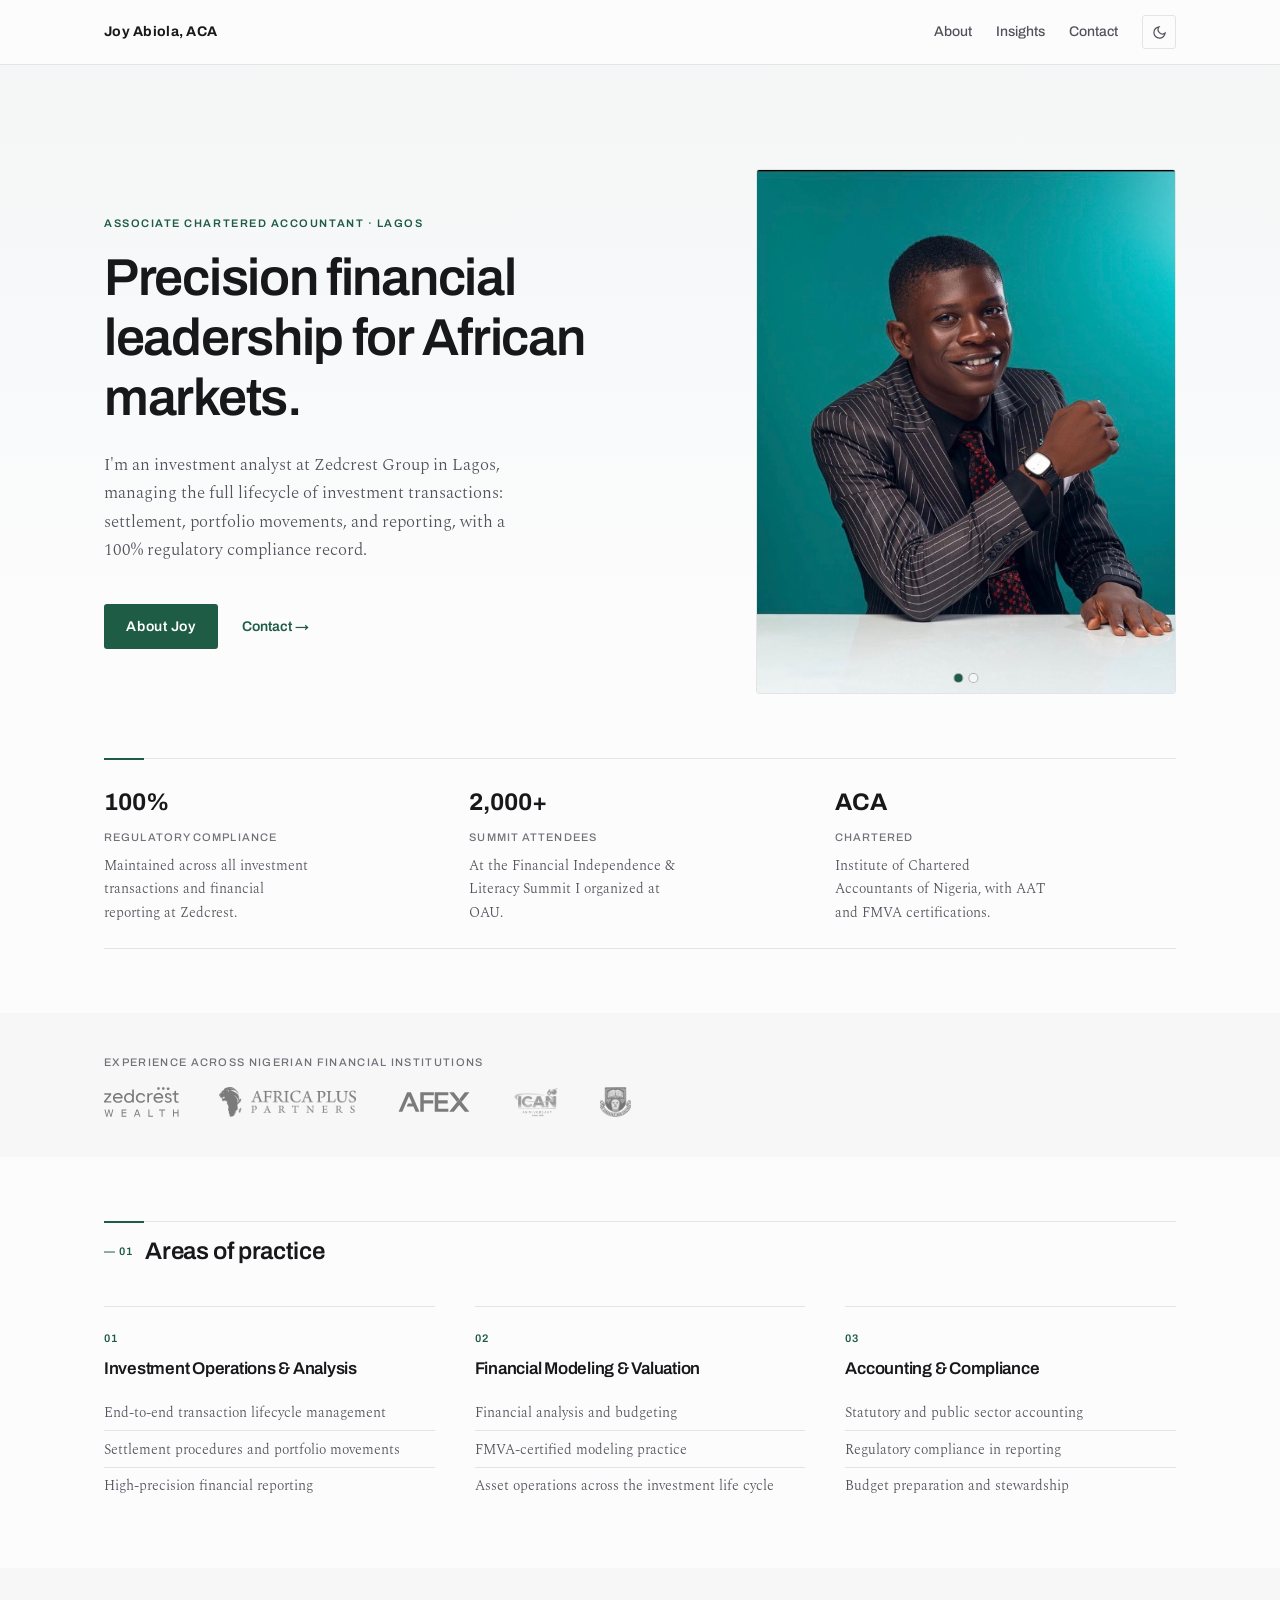
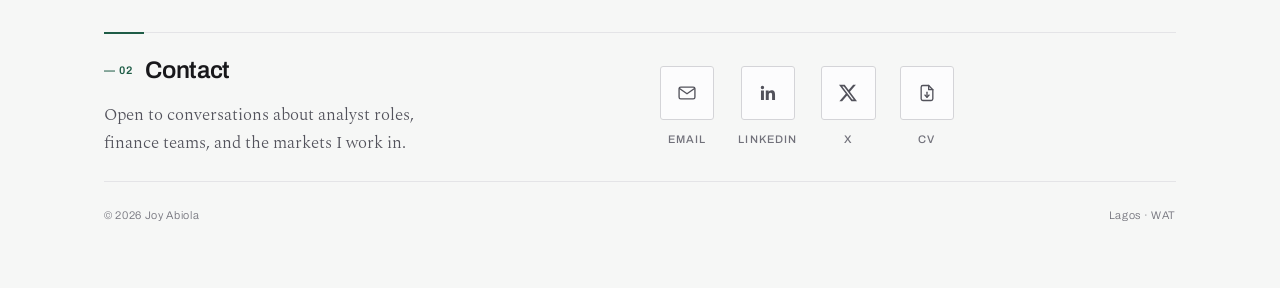
<file: index.html>
<!DOCTYPE html>
<html lang="en">
<head>
  <meta charset="UTF-8">
  <meta name="viewport" content="width=device-width, initial-scale=1.0">
  <title>Joy Abiola, ACA — Investment Analyst, Lagos</title>
  <meta name="description" content="Joy Abiola is a chartered accountant and investment analyst at Zedcrest Group, Lagos, managing investment operations with rigorous compliance and high-precision reporting.">
  <meta property="og:title" content="Joy Abiola, ACA — Investment Analyst">
  <meta property="og:description" content="Chartered accountant and investment analyst at Zedcrest Group, Lagos.">
  <meta property="og:type" content="website">
  <link rel="icon" href="data:image/svg+xml,%3Csvg xmlns='http://www.w3.org/2000/svg' viewBox='0 0 32 32'%3E%3Crect width='32' height='32' rx='4' fill='%231e5c46'/%3E%3Ctext x='16' y='21.5' font-family='Archivo,sans-serif' font-size='13' font-weight='700' fill='white' text-anchor='middle'%3EJA%3C/text%3E%3C/svg%3E">
  <link rel="preconnect" href="https://fonts.googleapis.com">
  <link rel="preconnect" href="https://fonts.gstatic.com" crossorigin>
  <link href="https://fonts.googleapis.com/css2?family=Archivo:wght@500;600;700&family=Spectral:ital,wght@0,300;0,400;1,400&display=swap" rel="stylesheet">
  <link rel="stylesheet" href="styles-20260718e.css">
  <script>
    // Apply saved theme before paint to avoid a flash.
    document.documentElement.dataset.theme = localStorage.getItem("theme") || "light";
  </script>
</head>
<body>

  <header class="site-header">
    <div class="wrap">
      <a class="wordmark" href="index.html">Joy Abiola, ACA</a>
      <nav class="site-nav" aria-label="Primary">
        <a href="about.html">About</a>
        <a href="insights.html">Insights</a>
        <a href="#contact">Contact</a>
        <button class="theme-toggle" type="button" aria-label="Toggle dark mode">
          <svg class="icon-moon" width="15" height="15" viewBox="0 0 24 24" fill="none" stroke="currentColor" stroke-width="2" stroke-linecap="round" aria-hidden="true"><path d="M21 12.8A9 9 0 1 1 11.2 3a7 7 0 0 0 9.8 9.8z"/></svg>
          <svg class="icon-sun" width="15" height="15" viewBox="0 0 24 24" fill="none" stroke="currentColor" stroke-width="2" stroke-linecap="round" aria-hidden="true"><circle cx="12" cy="12" r="4"/><path d="M12 2v2M12 20v2M4.9 4.9l1.4 1.4M17.7 17.7l1.4 1.4M2 12h2M20 12h2M4.9 19.1l1.4-1.4M17.7 6.3l1.4-1.4"/></svg>
        </button>
      </nav>
    </div>
  </header>

  <main>
    <section class="hero">
      <div class="wrap">
        <div class="hero-grid">
          <div>
            <p class="eyebrow reveal">Associate Chartered Accountant · Lagos</p>
            <h1 class="reveal">Precision financial leadership for African markets.</h1>
            <p class="lede reveal">I'm an investment analyst at Zedcrest Group in Lagos, managing the full lifecycle of investment transactions: settlement, portfolio movements, and reporting, with a 100% regulatory compliance record.</p>
            <div class="hero-actions reveal">
              <a class="btn" href="about.html">About Joy</a>
              <a class="text-link" href="#contact">Contact →</a>
            </div>
          </div>
          <figure class="portrait reveal">
            <img class="slide is-active" src="assets/portrait.jpg" alt="Portrait of Joy Abiola" onerror="this.classList.add('missing')">
            <img class="slide" src="assets/portrait-2.jpg" alt="Portrait of Joy Abiola, studio headshot">
            <div class="portrait-dots" role="tablist" aria-label="Choose portrait"></div>
            <div class="portrait-fallback" aria-hidden="true">
              <span class="monogram">JA</span>
              <span class="caption">Portrait forthcoming</span>
            </div>
          </figure>
        </div>

        <dl class="stats rule-total">
          <div class="stat">
            <dt class="label">Regulatory compliance</dt>
            <dd class="value num">100%</dd>
            <dd class="context">Maintained across all investment transactions and financial reporting at Zedcrest.</dd>
          </div>
          <div class="stat">
            <dt class="label">Summit attendees</dt>
            <dd class="value num">2,000+</dd>
            <dd class="context">At the Financial Independence &amp; Literacy Summit I organized at OAU.</dd>
          </div>
          <div class="stat">
            <dt class="label">Chartered</dt>
            <dd class="value">ACA</dd>
            <dd class="context">Institute of Chartered Accountants of Nigeria, with AAT and FMVA certifications.</dd>
          </div>
        </dl>
      </div>
    </section>

    <section class="affiliations band">
      <div class="wrap">
        <p class="label">Experience across Nigerian financial institutions</p>
        <ul class="logo-row">
          <li><img src="assets/logos/zedcrest.svg" alt="Zedcrest Wealth"></li>
          <li><img src="assets/logos/africa-plus-partners.png" alt="Africa Plus Partners"></li>
          <li><img src="assets/logos/afex.svg" alt="AFEX"></li>
          <li><img src="assets/logos/ican.png" class="crest" alt="ICAN, Institute of Chartered Accountants of Nigeria"></li>
          <li><img src="assets/logos/oau.png" class="crest" alt="Obafemi Awolowo University"></li>
        </ul>
      </div>
    </section>

    <section class="section">
      <div class="wrap">
        <div class="section-head rule-total">
          <h2><span class="section-num">— 01</span>Areas of practice</h2>
        </div>
        <div class="pillars">
          <div class="pillar">
            <span class="index num">01</span>
            <h3>Investment Operations &amp; Analysis</h3>
            <ul>
              <li>End-to-end transaction lifecycle management</li>
              <li>Settlement procedures and portfolio movements</li>
              <li>High-precision financial reporting</li>
            </ul>
          </div>
          <div class="pillar">
            <span class="index num">02</span>
            <h3>Financial Modeling &amp; Valuation</h3>
            <ul>
              <li>Financial analysis and budgeting</li>
              <li>FMVA-certified modeling practice</li>
              <li>Asset operations across the investment life cycle</li>
            </ul>
          </div>
          <div class="pillar">
            <span class="index num">03</span>
            <h3>Accounting &amp; Compliance</h3>
            <ul>
              <li>Statutory and public sector accounting</li>
              <li>Regulatory compliance in reporting</li>
              <li>Budget preparation and stewardship</li>
            </ul>
          </div>
        </div>
      </div>
    </section>

    <section class="contact band" id="contact">
      <div class="wrap">
        <div class="contact-grid rule-total">
          <div>
            <h2><span class="section-num">— 02</span>Contact</h2>
            <p class="note">Open to conversations about analyst roles, finance teams, and the markets I work in.</p>
          </div>
          <div>
            <ul class="contact-icons">
              <li>
                    <a href="mailto:joyoabiola@gmail.com" aria-label="Email Joy">
                  <span class="tile"><svg width="20" height="20" viewBox="0 0 24 24" fill="none" stroke="currentColor" stroke-width="1.6" stroke-linecap="round" stroke-linejoin="round" aria-hidden="true"><rect x="2.5" y="5" width="19" height="14" rx="2"/><path d="m3 6.5 9 6.5 9-6.5"/></svg></span>
                  <span class="caption">Email</span>
                </a>
              </li>
              <li>
                <a href="https://www.linkedin.com/in/joy-abiola-a35699190" rel="noopener" aria-label="Joy on LinkedIn">
                  <span class="tile"><svg width="20" height="20" viewBox="0 0 24 24" fill="currentColor" aria-hidden="true"><path d="M20.45 20.45h-3.55v-5.57c0-1.33-.03-3.04-1.85-3.04-1.86 0-2.14 1.45-2.14 2.94v5.67H9.35V9h3.41v1.56h.05c.48-.9 1.64-1.85 3.37-1.85 3.6 0 4.27 2.37 4.27 5.46v6.28zM5.34 7.43a2.06 2.06 0 1 1 0-4.12 2.06 2.06 0 0 1 0 4.12zM7.12 20.45H3.56V9h3.56v11.45z"/></svg></span>
                  <span class="caption">LinkedIn</span>
                </a>
              </li>
              <li>
                <a href="https://x.com/Legbetiofficial" rel="noopener" aria-label="Joy on X">
                  <span class="tile"><svg width="18" height="18" viewBox="0 0 24 24" fill="currentColor" aria-hidden="true"><path d="M18.9 1.15h3.68l-8.04 9.19L24 22.85h-7.41l-5.8-7.58-6.64 7.58H.47l8.6-9.83L0 1.15h7.59l5.24 6.93zm-1.29 19.5h2.04L6.49 3.24H4.3z"/></svg></span>
                  <span class="caption">X</span>
                </a>
              </li>
              <li>
                    <a href="assets/cv-joy-abiola.pdf" download aria-label="Download Joy's CV as PDF">
                  <span class="tile"><svg width="20" height="20" viewBox="0 0 24 24" fill="none" stroke="currentColor" stroke-width="1.6" stroke-linecap="round" stroke-linejoin="round" aria-hidden="true"><path d="M14 3H7a2 2 0 0 0-2 2v14a2 2 0 0 0 2 2h10a2 2 0 0 0 2-2V8z"/><path d="M14 3v5h5"/><path d="M12 11v6"/><path d="m9.5 14.5 2.5 2.5 2.5-2.5"/></svg></span>
                  <span class="caption">CV</span>
                </a>
              </li>
            </ul>
          </div>
        </div>
        <div class="colophon">
          <span>© 2026 Joy Abiola</span>
          <span>Lagos · WAT</span>
        </div>
      </div>
    </section>
  </main>

  <script src="main-20260718e.js"></script>
</body>
</html>
</file>
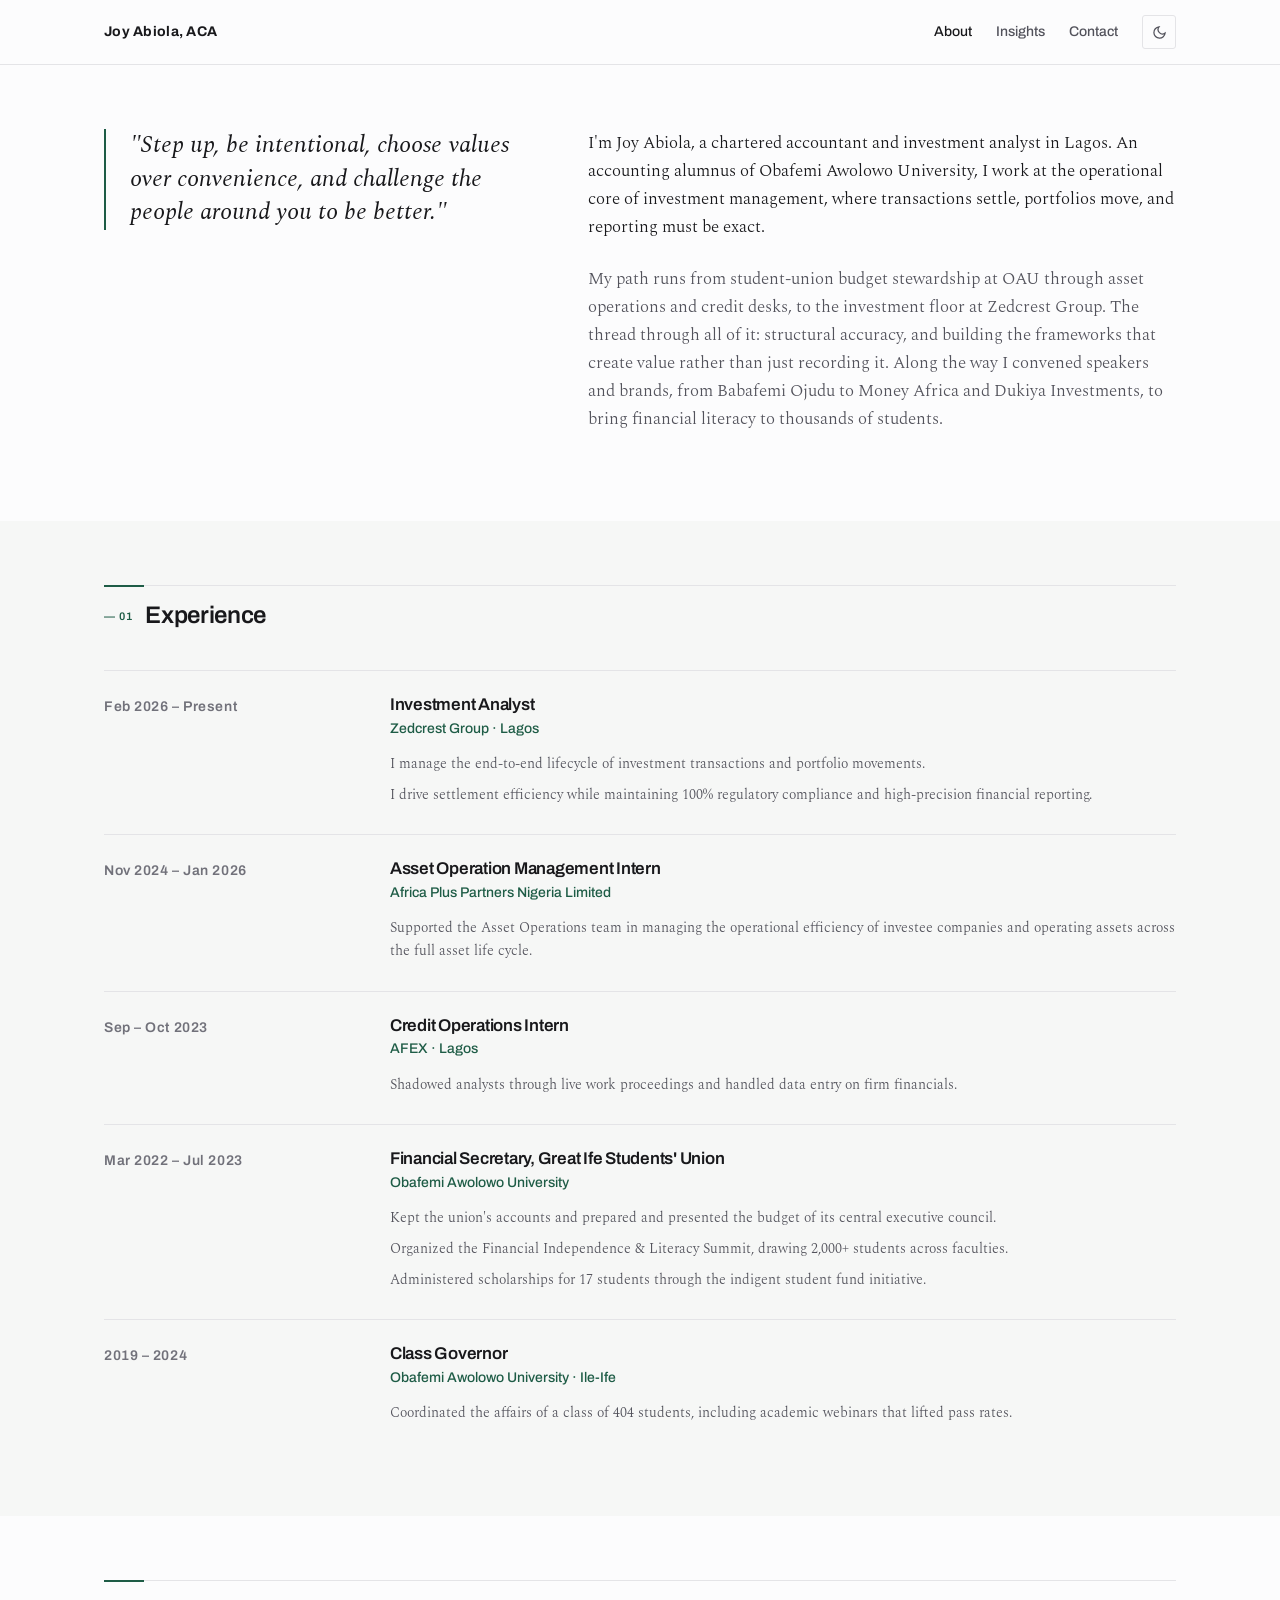
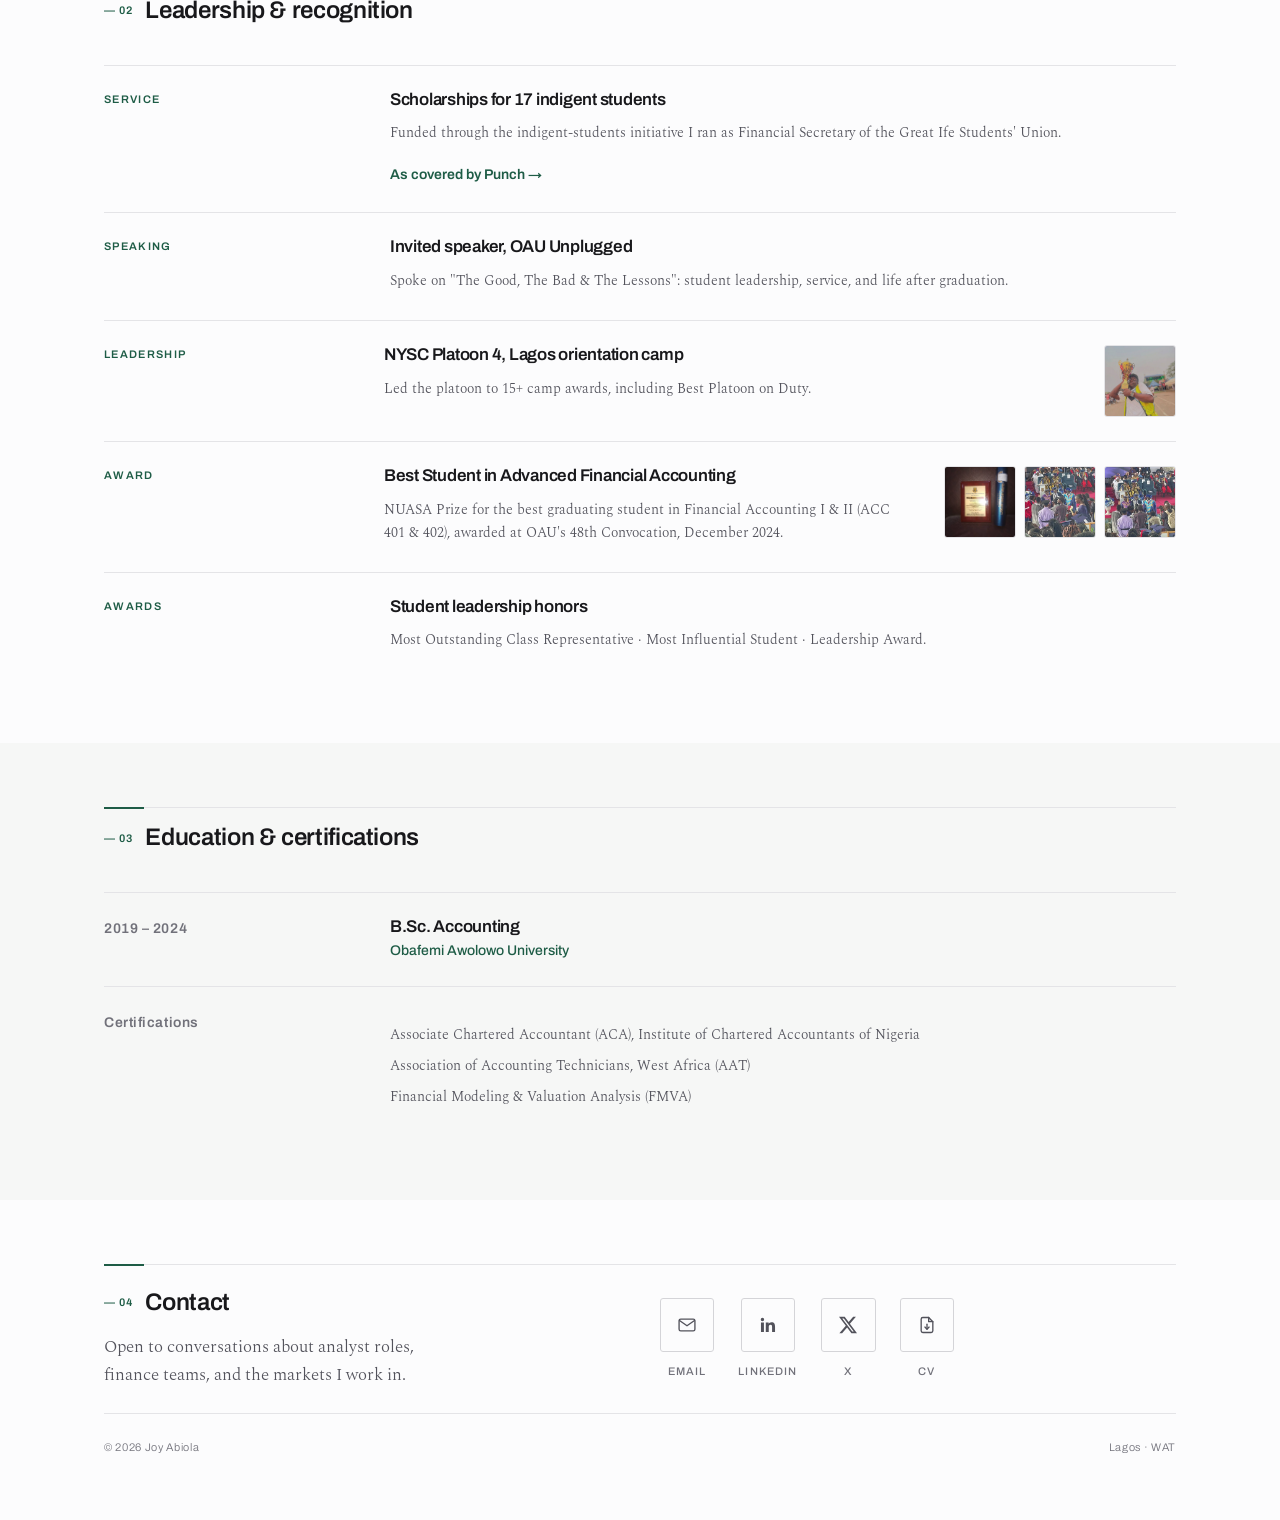
<file: about.html>
<!DOCTYPE html>
<html lang="en">
<head>
  <meta charset="UTF-8">
  <meta name="viewport" content="width=device-width, initial-scale=1.0">
  <title>About — Joy Abiola, ACA</title>
  <meta name="description" content="Experience, education, and leadership of Joy Abiola, ACA: investment analyst at Zedcrest Group, chartered accountant, and OAU accounting alumnus.">
  <meta property="og:title" content="About — Joy Abiola, ACA">
  <meta property="og:description" content="Experience, education, and leadership of Joy Abiola, ACA.">
  <meta property="og:type" content="profile">
  <link rel="icon" href="data:image/svg+xml,%3Csvg xmlns='http://www.w3.org/2000/svg' viewBox='0 0 32 32'%3E%3Crect width='32' height='32' rx='4' fill='%231e5c46'/%3E%3Ctext x='16' y='21.5' font-family='Archivo,sans-serif' font-size='13' font-weight='700' fill='white' text-anchor='middle'%3EJA%3C/text%3E%3C/svg%3E">
  <link rel="preconnect" href="https://fonts.googleapis.com">
  <link rel="preconnect" href="https://fonts.gstatic.com" crossorigin>
  <link href="https://fonts.googleapis.com/css2?family=Archivo:wght@500;600;700&family=Spectral:ital,wght@0,300;0,400;1,400&display=swap" rel="stylesheet">
  <link rel="stylesheet" href="styles-20260718e.css">
  <script>
    document.documentElement.dataset.theme = localStorage.getItem("theme") || "light";
  </script>
</head>
<body>

  <header class="site-header">
    <div class="wrap">
      <a class="wordmark" href="index.html">Joy Abiola, ACA</a>
      <nav class="site-nav" aria-label="Primary">
        <a href="about.html" aria-current="page">About</a>
        <a href="insights.html">Insights</a>
        <a href="#contact">Contact</a>
        <button class="theme-toggle" type="button" aria-label="Toggle dark mode">
          <svg class="icon-moon" width="15" height="15" viewBox="0 0 24 24" fill="none" stroke="currentColor" stroke-width="2" stroke-linecap="round" aria-hidden="true"><path d="M21 12.8A9 9 0 1 1 11.2 3a7 7 0 0 0 9.8 9.8z"/></svg>
          <svg class="icon-sun" width="15" height="15" viewBox="0 0 24 24" fill="none" stroke="currentColor" stroke-width="2" stroke-linecap="round" aria-hidden="true"><circle cx="12" cy="12" r="4"/><path d="M12 2v2M12 20v2M4.9 4.9l1.4 1.4M17.7 17.7l1.4 1.4M2 12h2M20 12h2M4.9 19.1l1.4-1.4M17.7 6.3l1.4-1.4"/></svg>
        </button>
      </nav>
    </div>
  </header>

  <main>
    <section class="section">
      <div class="wrap about-intro">
        <blockquote class="pull-quote reveal">
          "Step up, be intentional, choose values over convenience, and challenge the people around you to be better."
        </blockquote>
        <div class="about-narrative reveal">
          <p>I'm Joy Abiola, a chartered accountant and investment analyst in Lagos. An accounting alumnus of Obafemi Awolowo University, I work at the operational core of investment management, where transactions settle, portfolios move, and reporting must be exact.</p>
          <p>My path runs from student-union budget stewardship at OAU through asset operations and credit desks, to the investment floor at Zedcrest Group. The thread through all of it: structural accuracy, and building the frameworks that create value rather than just recording it. Along the way I convened speakers and brands, from Babafemi Ojudu to Money Africa and Dukiya Investments, to bring financial literacy to thousands of students.</p>
        </div>
      </div>
    </section>

    <section class="section band">
      <div class="wrap">
        <div class="section-head rule-total">
          <h2><span class="section-num">— 01</span>Experience</h2>
        </div>
        <ol class="timeline">
          <li>
            <div class="when num">Feb 2026 – Present</div>
            <div>
              <h3>Investment Analyst</h3>
              <p class="org">Zedcrest Group · Lagos</p>
              <ul>
                <li>I manage the end-to-end lifecycle of investment transactions and portfolio movements.</li>
                <li>I drive settlement efficiency while maintaining 100% regulatory compliance and high-precision financial reporting.</li>
              </ul>
            </div>
          </li>
          <li>
            <div class="when num">Nov 2024 – Jan 2026</div>
            <div>
              <h3>Asset Operation Management Intern</h3>
              <p class="org">Africa Plus Partners Nigeria Limited</p>
              <ul>
                <li>Supported the Asset Operations team in managing the operational efficiency of investee companies and operating assets across the full asset life cycle.</li>
              </ul>
            </div>
          </li>
          <li>
            <div class="when num">Sep – Oct 2023</div>
            <div>
              <h3>Credit Operations Intern</h3>
              <p class="org">AFEX · Lagos</p>
              <ul>
                <li>Shadowed analysts through live work proceedings and handled data entry on firm financials.</li>
              </ul>
            </div>
          </li>
          <li>
            <div class="when num">Mar 2022 – Jul 2023</div>
            <div>
              <h3>Financial Secretary, Great Ife Students' Union</h3>
              <p class="org">Obafemi Awolowo University</p>
              <ul>
                <li>Kept the union's accounts and prepared and presented the budget of its central executive council.</li>
                <li>Organized the Financial Independence &amp; Literacy Summit, drawing 2,000+ students across faculties.</li>
                <li>Administered scholarships for 17 students through the indigent student fund initiative.</li>
              </ul>
            </div>
          </li>
          <li>
            <div class="when num">2019 – 2024</div>
            <div>
              <h3>Class Governor</h3>
              <p class="org">Obafemi Awolowo University · Ile-Ife</p>
              <ul>
                <li>Coordinated the affairs of a class of 404 students, including academic webinars that lifted pass rates.</li>
              </ul>
            </div>
          </li>
        </ol>
      </div>
    </section>


    <section class="section">
      <div class="wrap">
        <div class="section-head rule-total">
          <h2><span class="section-num">— 02</span>Leadership &amp; recognition</h2>
        </div>
        <!-- To attach photos to a row: add class="has-photos" to its <li> and, as the
             last child, <div class="row-photos"><img src="assets/recognition/FILE.jpg"
             alt="..." loading="lazy"></div> (1-3 images per row) -->
        <ol class="timeline">
          <li>
            <div class="rec-tag">Service</div>
            <div>
              <h3>Scholarships for 17 indigent students</h3>
              <ul>
                <li>Funded through the indigent-students initiative I ran as Financial Secretary of the Great Ife Students' Union.</li>
              </ul>
              <p style="margin-top: 0.75rem;"><a class="text-link" href="https://punchng.com/17-oau-students-bag-scholarships/" target="_blank" rel="noopener">As covered by Punch →</a></p>
            </div>
          </li>
          <li>
            <div class="rec-tag">Speaking</div>
            <div>
              <h3>Invited speaker, OAU Unplugged</h3>
              <ul>
                <li>Spoke on "The Good, The Bad &amp; The Lessons": student leadership, service, and life after graduation.</li>
              </ul>
            </div>
          </li>
          <li class="has-photos">
            <div class="rec-tag">Leadership</div>
            <div>
              <h3>NYSC Platoon 4, Lagos orientation camp</h3>
              <ul>
                <li>Led the platoon to 15+ camp awards, including Best Platoon on Duty.</li>
              </ul>
            </div>
            <div class="row-photos">
              <img src="assets/recognition/nysc-trophy.jpg" alt="Joy lifting one of Platoon 4's trophies at the NYSC Lagos orientation camp" loading="lazy">
            </div>
          </li>
          <li class="has-photos">
            <div class="rec-tag">Award</div>
            <div>
              <h3>Best Student in Advanced Financial Accounting</h3>
              <ul>
                <li>NUASA Prize for the best graduating student in Financial Accounting I &amp; II (ACC 401 &amp; 402), awarded at OAU's 48th Convocation, December 2024.</li>
              </ul>
            </div>
            <div class="row-photos">
              <img src="assets/recognition/award-plaque.jpg" alt="NUASA Prize plaque awarded to Abiola Joy Oluwasegun" loading="lazy">
              <img src="assets/recognition/award-convocation-1.jpg" alt="Joy receiving his award on stage at OAU's 48th Convocation" loading="lazy">
              <img src="assets/recognition/award-convocation-2.jpg" alt="Joy on stage with university officials at the convocation" loading="lazy">
            </div>
          </li>
          <li>
            <div class="rec-tag">Awards</div>
            <div>
              <h3>Student leadership honors</h3>
              <ul>
                <li>Most Outstanding Class Representative · Most Influential Student · Leadership Award.</li>
              </ul>
            </div>
          </li>
        </ol>
      </div>
    </section>

    <section class="section band">
      <div class="wrap">
        <div class="section-head rule-total">
          <h2><span class="section-num">— 03</span>Education &amp; certifications</h2>
        </div>
        <ol class="timeline">
          <li>
            <div class="when num">2019 – 2024</div>
            <div>
              <h3>B.Sc. Accounting</h3>
              <p class="org">Obafemi Awolowo University</p>
            </div>
          </li>
          <li>
            <div class="when">Certifications</div>
            <div>
              <ul>
                <li>Associate Chartered Accountant (ACA), Institute of Chartered Accountants of Nigeria</li>
                <li>Association of Accounting Technicians, West Africa (AAT)</li>
                <li>Financial Modeling &amp; Valuation Analysis (FMVA)</li>
              </ul>
            </div>
          </li>
        </ol>
      </div>
    </section>

    <section class="contact" id="contact">
      <div class="wrap">
        <div class="contact-grid rule-total">
          <div>
            <h2><span class="section-num">— 04</span>Contact</h2>
            <p class="note">Open to conversations about analyst roles, finance teams, and the markets I work in.</p>
          </div>
          <div>
            <ul class="contact-icons">
              <li>
                    <a href="mailto:joyoabiola@gmail.com" aria-label="Email Joy">
                  <span class="tile"><svg width="20" height="20" viewBox="0 0 24 24" fill="none" stroke="currentColor" stroke-width="1.6" stroke-linecap="round" stroke-linejoin="round" aria-hidden="true"><rect x="2.5" y="5" width="19" height="14" rx="2"/><path d="m3 6.5 9 6.5 9-6.5"/></svg></span>
                  <span class="caption">Email</span>
                </a>
              </li>
              <li>
                <a href="https://www.linkedin.com/in/joy-abiola-a35699190" rel="noopener" aria-label="Joy on LinkedIn">
                  <span class="tile"><svg width="20" height="20" viewBox="0 0 24 24" fill="currentColor" aria-hidden="true"><path d="M20.45 20.45h-3.55v-5.57c0-1.33-.03-3.04-1.85-3.04-1.86 0-2.14 1.45-2.14 2.94v5.67H9.35V9h3.41v1.56h.05c.48-.9 1.64-1.85 3.37-1.85 3.6 0 4.27 2.37 4.27 5.46v6.28zM5.34 7.43a2.06 2.06 0 1 1 0-4.12 2.06 2.06 0 0 1 0 4.12zM7.12 20.45H3.56V9h3.56v11.45z"/></svg></span>
                  <span class="caption">LinkedIn</span>
                </a>
              </li>
              <li>
                <a href="https://x.com/Legbetiofficial" rel="noopener" aria-label="Joy on X">
                  <span class="tile"><svg width="18" height="18" viewBox="0 0 24 24" fill="currentColor" aria-hidden="true"><path d="M18.9 1.15h3.68l-8.04 9.19L24 22.85h-7.41l-5.8-7.58-6.64 7.58H.47l8.6-9.83L0 1.15h7.59l5.24 6.93zm-1.29 19.5h2.04L6.49 3.24H4.3z"/></svg></span>
                  <span class="caption">X</span>
                </a>
              </li>
              <li>
                    <a href="assets/cv-joy-abiola.pdf" download aria-label="Download Joy's CV as PDF">
                  <span class="tile"><svg width="20" height="20" viewBox="0 0 24 24" fill="none" stroke="currentColor" stroke-width="1.6" stroke-linecap="round" stroke-linejoin="round" aria-hidden="true"><path d="M14 3H7a2 2 0 0 0-2 2v14a2 2 0 0 0 2 2h10a2 2 0 0 0 2-2V8z"/><path d="M14 3v5h5"/><path d="M12 11v6"/><path d="m9.5 14.5 2.5 2.5 2.5-2.5"/></svg></span>
                  <span class="caption">CV</span>
                </a>
              </li>
            </ul>
          </div>
        </div>
        <div class="colophon">
          <span>© 2026 Joy Abiola</span>
          <span>Lagos · WAT</span>
        </div>
      </div>
    </section>
  </main>

  <script src="main-20260718e.js"></script>
</body>
</html>
</file>
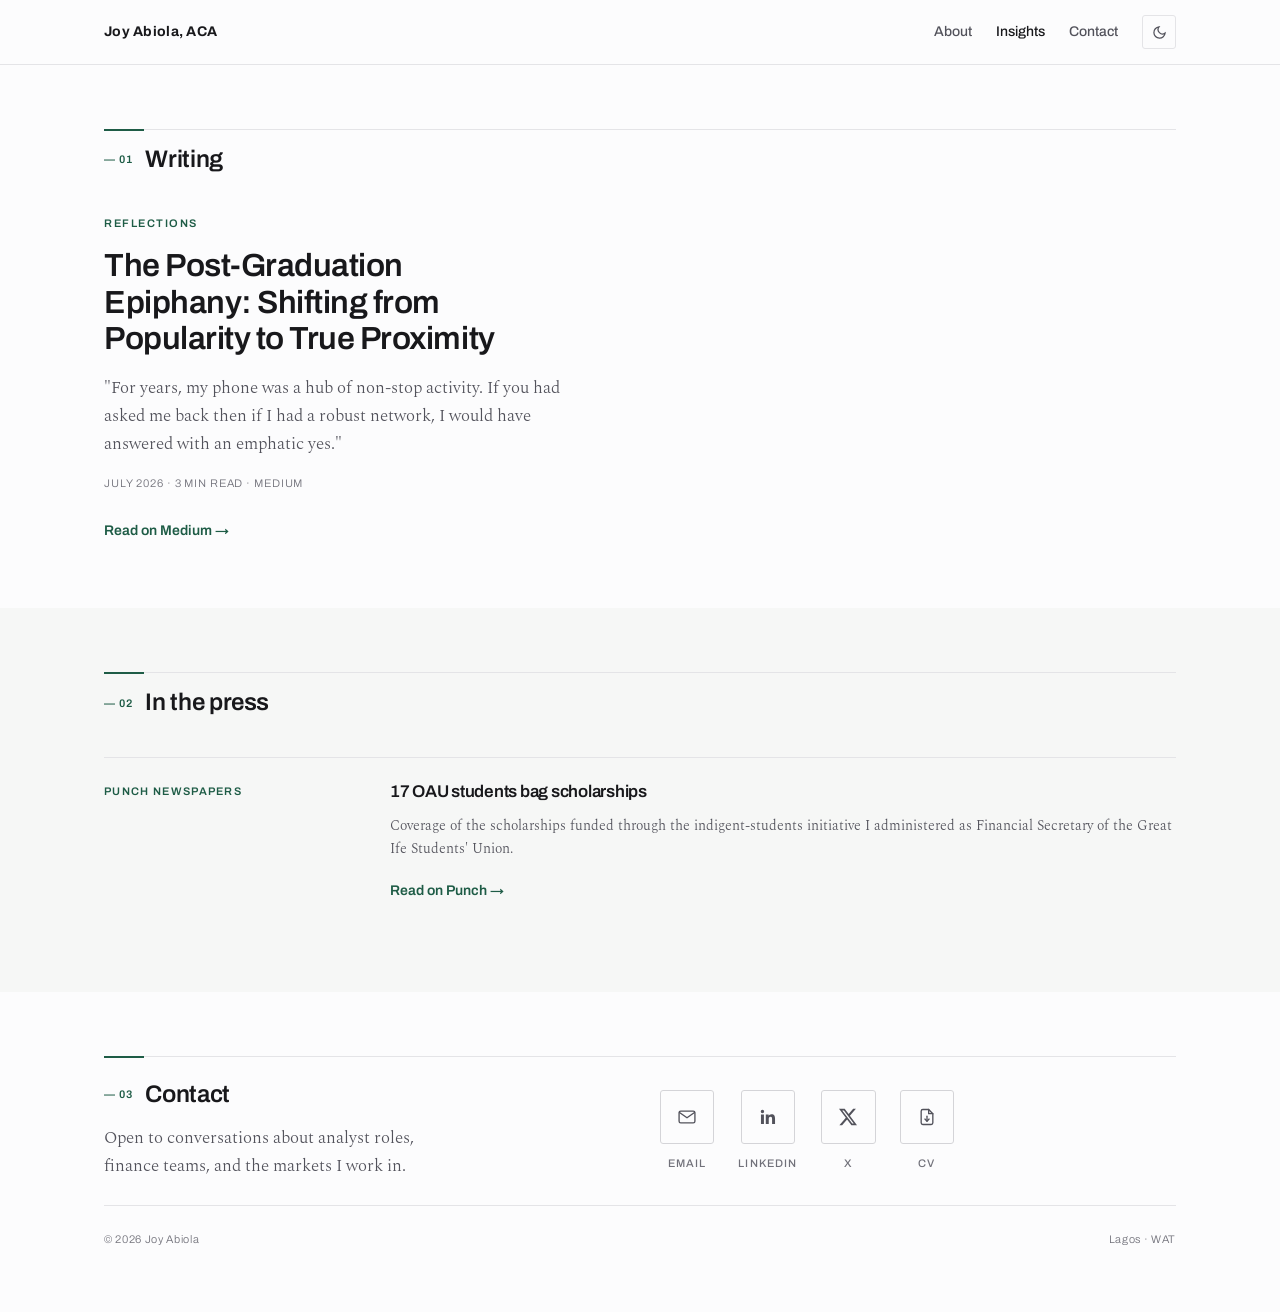
<file: insights.html>
<!DOCTYPE html>
<html lang="en">
<head>
  <meta charset="UTF-8">
  <meta name="viewport" content="width=device-width, initial-scale=1.0">
  <title>Insights — Joy Abiola, ACA</title>
  <meta name="description" content="Writing and press featuring Joy Abiola, ACA: investment analyst and chartered accountant in Lagos.">
  <meta property="og:title" content="Insights — Joy Abiola, ACA">
  <meta property="og:description" content="Writing and press featuring Joy Abiola, ACA.">
  <meta property="og:type" content="website">
  <link rel="icon" href="data:image/svg+xml,%3Csvg xmlns='http://www.w3.org/2000/svg' viewBox='0 0 32 32'%3E%3Crect width='32' height='32' rx='4' fill='%231e5c46'/%3E%3Ctext x='16' y='21.5' font-family='Archivo,sans-serif' font-size='13' font-weight='700' fill='white' text-anchor='middle'%3EJA%3C/text%3E%3C/svg%3E">
  <link rel="preconnect" href="https://fonts.googleapis.com">
  <link rel="preconnect" href="https://fonts.gstatic.com" crossorigin>
  <link href="https://fonts.googleapis.com/css2?family=Archivo:wght@500;600;700&family=Spectral:ital,wght@0,300;0,400;1,400&display=swap" rel="stylesheet">
  <link rel="stylesheet" href="styles-20260718e.css">
  <script>
    document.documentElement.dataset.theme = localStorage.getItem("theme") || "light";
  </script>
</head>
<body>

  <header class="site-header">
    <div class="wrap">
      <a class="wordmark" href="index.html">Joy Abiola, ACA</a>
      <nav class="site-nav" aria-label="Primary">
        <a href="about.html">About</a>
        <a href="insights.html" aria-current="page">Insights</a>
        <a href="#contact">Contact</a>
        <button class="theme-toggle" type="button" aria-label="Toggle dark mode">
          <svg class="icon-moon" width="15" height="15" viewBox="0 0 24 24" fill="none" stroke="currentColor" stroke-width="2" stroke-linecap="round" aria-hidden="true"><path d="M21 12.8A9 9 0 1 1 11.2 3a7 7 0 0 0 9.8 9.8z"/></svg>
          <svg class="icon-sun" width="15" height="15" viewBox="0 0 24 24" fill="none" stroke="currentColor" stroke-width="2" stroke-linecap="round" aria-hidden="true"><circle cx="12" cy="12" r="4"/><path d="M12 2v2M12 20v2M4.9 4.9l1.4 1.4M17.7 17.7l1.4 1.4M2 12h2M20 12h2M4.9 19.1l1.4-1.4M17.7 6.3l1.4-1.4"/></svg>
        </button>
      </nav>
    </div>
  </header>

  <main>
    <section class="section">
      <div class="wrap">
        <div class="section-head rule-total">
          <h2><span class="section-num">— 01</span>Writing</h2>
        </div>
        <article class="article-feature reveal">
          <p class="eyebrow article-tag">Reflections</p>
          <h3>The Post-Graduation Epiphany: Shifting from Popularity to True Proximity</h3>
          <p class="excerpt">"For years, my phone was a hub of non-stop activity. If you had asked me back then if I had a robust network, I would have answered with an emphatic yes."</p>
          <p class="meta">July 2026 · 3 min read · Medium</p>
          <a class="text-link" href="https://medium.com/@joyoabiola/the-post-graduation-epiphany-shifting-from-popularity-to-true-proximity-33dd28b97585" target="_blank" rel="noopener">Read on Medium →</a>
        </article>
      </div>
    </section>

    <section class="section band">
      <div class="wrap">
        <div class="section-head rule-total">
          <h2><span class="section-num">— 02</span>In the press</h2>
        </div>
        <ol class="timeline">
          <li>
            <div class="rec-tag">Punch Newspapers</div>
            <div>
              <h3>17 OAU students bag scholarships</h3>
              <ul>
                <li>Coverage of the scholarships funded through the indigent-students initiative I administered as Financial Secretary of the Great Ife Students' Union.</li>
              </ul>
              <p style="margin-top: 0.75rem;"><a class="text-link" href="https://punchng.com/17-oau-students-bag-scholarships/" target="_blank" rel="noopener">Read on Punch →</a></p>
            </div>
          </li>
        </ol>
      </div>
    </section>

    <section class="contact" id="contact">
      <div class="wrap">
        <div class="contact-grid rule-total">
          <div>
            <h2><span class="section-num">— 03</span>Contact</h2>
            <p class="note">Open to conversations about analyst roles, finance teams, and the markets I work in.</p>
          </div>
          <div>
            <ul class="contact-icons">
              <li>
                    <a href="mailto:joyoabiola@gmail.com" aria-label="Email Joy">
                  <span class="tile"><svg width="20" height="20" viewBox="0 0 24 24" fill="none" stroke="currentColor" stroke-width="1.6" stroke-linecap="round" stroke-linejoin="round" aria-hidden="true"><rect x="2.5" y="5" width="19" height="14" rx="2"/><path d="m3 6.5 9 6.5 9-6.5"/></svg></span>
                  <span class="caption">Email</span>
                </a>
              </li>
              <li>
                <a href="https://www.linkedin.com/in/joy-abiola-a35699190" rel="noopener" aria-label="Joy on LinkedIn">
                  <span class="tile"><svg width="20" height="20" viewBox="0 0 24 24" fill="currentColor" aria-hidden="true"><path d="M20.45 20.45h-3.55v-5.57c0-1.33-.03-3.04-1.85-3.04-1.86 0-2.14 1.45-2.14 2.94v5.67H9.35V9h3.41v1.56h.05c.48-.9 1.64-1.85 3.37-1.85 3.6 0 4.27 2.37 4.27 5.46v6.28zM5.34 7.43a2.06 2.06 0 1 1 0-4.12 2.06 2.06 0 0 1 0 4.12zM7.12 20.45H3.56V9h3.56v11.45z"/></svg></span>
                  <span class="caption">LinkedIn</span>
                </a>
              </li>
              <li>
                <a href="https://x.com/Legbetiofficial" rel="noopener" aria-label="Joy on X">
                  <span class="tile"><svg width="18" height="18" viewBox="0 0 24 24" fill="currentColor" aria-hidden="true"><path d="M18.9 1.15h3.68l-8.04 9.19L24 22.85h-7.41l-5.8-7.58-6.64 7.58H.47l8.6-9.83L0 1.15h7.59l5.24 6.93zm-1.29 19.5h2.04L6.49 3.24H4.3z"/></svg></span>
                  <span class="caption">X</span>
                </a>
              </li>
              <li>
                    <a href="assets/cv-joy-abiola.pdf" download aria-label="Download Joy's CV as PDF">
                  <span class="tile"><svg width="20" height="20" viewBox="0 0 24 24" fill="none" stroke="currentColor" stroke-width="1.6" stroke-linecap="round" stroke-linejoin="round" aria-hidden="true"><path d="M14 3H7a2 2 0 0 0-2 2v14a2 2 0 0 0 2 2h10a2 2 0 0 0 2-2V8z"/><path d="M14 3v5h5"/><path d="M12 11v6"/><path d="m9.5 14.5 2.5 2.5 2.5-2.5"/></svg></span>
                  <span class="caption">CV</span>
                </a>
              </li>
            </ul>
          </div>
        </div>
        <div class="colophon">
          <span>© 2026 Joy Abiola</span>
          <span>Lagos · WAT</span>
        </div>
      </div>
    </section>
  </main>

  <script src="main-20260718e.js"></script>
</body>
</html>
</file>
<file: styles-20260718e.css>
/* ============================================================
   Joy Abiola, ACA — portfolio
   Tokens first; both themes share one system.
   ============================================================ */

:root {
  --bg: #fcfcfd;
  --surface: #f4f4f5;
  --border: #e4e4e7;
  --border-strong: #d4d4d8;
  --ink: #18181b;
  --ink-2: #52525b;
  --ink-3: #71717a;
  --accent: #1e5c46;
  --on-accent: #ffffff;
  --accent-soft: #eaf2ee;
  --band: #f6f7f6;
  --wash: rgba(30, 92, 70, 0.035);

  --font-display: "Archivo", sans-serif;
  --font-body: "Spectral", serif;

  --text-xs: 0.6875rem;   /* 11px — labels, eyebrows */
  --text-sm: 0.875rem;    /* 14px — nav, buttons, meta */
  --text-md: 1.0625rem;   /* 17px — body */
  --text-lg: 1.5rem;      /* 24px — section titles, stats */
  --text-xl: clamp(2.25rem, 5vw, 3.25rem); /* hero */

  --space-1: 0.5rem;
  --space-2: 1rem;
  --space-3: 1.5rem;
  --space-4: 2.5rem;
  --space-5: 4rem;
  --space-6: 6.5rem;

  --max-w: 70rem;
  --radius: 3px;
}

[data-theme="dark"] {
  --bg: #101418;
  --surface: #161b20;
  --border: #262b31;
  --border-strong: #343b42;
  --ink: #f4f4f2;
  --ink-2: #a1a1aa;
  --ink-3: #7c7c85;
  --accent: #8fbfa8;
  --on-accent: #0c1511;
  --accent-soft: #1a2420;
  --band: #141a18;
  --wash: rgba(143, 191, 168, 0.04);
}

/* ---------- base ---------- */

* { box-sizing: border-box; margin: 0; padding: 0; }

html { scroll-behavior: smooth; }

body {
  background: var(--bg);
  color: var(--ink);
  font-family: var(--font-body);
  font-size: var(--text-md);
  font-weight: 300;
  line-height: 1.65;
  -webkit-font-smoothing: antialiased;
  transition: background-color 200ms ease, color 200ms ease;
}

h1, h2, h3 {
  font-family: var(--font-display);
  font-weight: 600;
  letter-spacing: -0.015em;
  line-height: 1.15;
}

a { color: inherit; }

a:focus-visible, button:focus-visible {
  outline: 2px solid var(--accent);
  outline-offset: 3px;
  border-radius: 2px;
}

.wrap {
  max-width: var(--max-w);
  margin: 0 auto;
  padding: 0 var(--space-3);
}

/* Ledger rules — a single hairline opens each section, with a short
   accent tick marking its start; hairlines carry rows of figures. */
.rule-total {
  border-top: 1px solid var(--border);
  position: relative;
}
.rule-total::after {
  content: "";
  position: absolute;
  top: -1px;
  left: 0;
  width: 2.5rem;
  border-top: 2px solid var(--accent);
}

.eyebrow {
  font-family: var(--font-display);
  font-size: var(--text-xs);
  font-weight: 600;
  letter-spacing: 0.14em;
  text-transform: uppercase;
  color: var(--accent);
}

.num { font-variant-numeric: tabular-nums; }

/* ---------- header ---------- */

.site-header {
  border-bottom: 1px solid var(--border);
  background: var(--bg);
}

.site-header .wrap {
  display: flex;
  align-items: center;
  gap: var(--space-3);
  height: 4rem;
}

.wordmark {
  font-family: var(--font-display);
  font-size: var(--text-sm);
  font-weight: 700;
  letter-spacing: 0.02em;
  text-decoration: none;
  margin-right: auto;
  white-space: nowrap;
}

.site-nav {
  display: flex;
  align-items: center;
  gap: var(--space-3);
}

.site-nav a {
  font-family: var(--font-display);
  font-size: var(--text-sm);
  font-weight: 500;
  text-decoration: none;
  color: var(--ink-2);
  transition: color 150ms ease;
}

.site-nav a:hover { color: var(--ink); }

.site-nav a[aria-current="page"] { color: var(--ink); }

.theme-toggle {
  display: inline-flex;
  align-items: center;
  justify-content: center;
  width: 2.1rem;
  height: 2.1rem;
  border: 1px solid var(--border);
  border-radius: var(--radius);
  background: transparent;
  color: var(--ink-2);
  cursor: pointer;
  transition: border-color 150ms ease, color 150ms ease;
}

.theme-toggle:hover { border-color: var(--border-strong); color: var(--ink); }

.theme-toggle .icon-sun { display: none; }
[data-theme="dark"] .theme-toggle .icon-sun { display: block; }
[data-theme="dark"] .theme-toggle .icon-moon { display: none; }

/* ---------- buttons ---------- */

.btn {
  display: inline-block;
  font-family: var(--font-display);
  font-size: var(--text-sm);
  font-weight: 600;
  letter-spacing: 0.04em;
  text-decoration: none;
  padding: 0.7rem 1.4rem;
  border-radius: var(--radius);
  background: var(--accent);
  color: var(--on-accent);
  transition: opacity 150ms ease, transform 150ms ease;
}

.btn:hover { opacity: 0.9; }
.btn:active { transform: translateY(1px); }

.btn-quiet {
  background: transparent;
  color: var(--ink);
  border: 1px solid var(--border-strong);
}

.btn-quiet:hover { border-color: var(--ink-3); opacity: 1; }

.text-link {
  font-family: var(--font-display);
  font-size: var(--text-sm);
  font-weight: 600;
  color: var(--accent);
  text-decoration: none;
}

.text-link:hover { text-decoration: underline; text-underline-offset: 3px; }

/* ---------- hero ---------- */

.hero {
  padding: var(--space-6) 0 var(--space-5);
  background: linear-gradient(180deg, var(--wash), transparent 60%);
}

/* Tinted bands — alternating section backgrounds, full-bleed */
.band { background: var(--band); }

.hero-grid {
  display: grid;
  grid-template-columns: 7fr 5fr;
  gap: var(--space-5);
  align-items: center;
}

.hero .eyebrow { margin-bottom: var(--space-2); }

.hero h1 {
  font-size: var(--text-xl);
  letter-spacing: -0.025em;
  margin-bottom: var(--space-3);
  max-width: 18ch;
}

.hero .lede {
  color: var(--ink-2);
  max-width: 46ch;
  margin-bottom: var(--space-4);
}

.hero-actions {
  display: flex;
  align-items: center;
  gap: var(--space-3);
  flex-wrap: wrap;
}

.portrait {
  position: relative;
  aspect-ratio: 4 / 5;
  background: var(--surface);
  border: 1px solid var(--border);
  border-radius: var(--radius);
  overflow: hidden;
  display: flex;
  align-items: center;
  justify-content: center;
}

.portrait img {
  width: 100%;
  height: 100%;
  object-fit: cover;
}

.portrait-fallback {
  position: absolute;
  inset: 0;
  display: flex;
  flex-direction: column;
  align-items: center;
  justify-content: center;
  gap: var(--space-1);
  color: var(--ink-3);
}

.portrait-fallback .monogram {
  font-family: var(--font-display);
  font-size: 3rem;
  font-weight: 700;
  letter-spacing: 0.02em;
  color: var(--accent);
}

.portrait-fallback .caption {
  font-family: var(--font-display);
  font-size: var(--text-xs);
  letter-spacing: 0.12em;
  text-transform: uppercase;
}

/* Portrait slideshow: stacked slides crossfade; tap or dots to switch */
.portrait { cursor: pointer; }

.portrait .slide {
  position: absolute;
  inset: 0;
  opacity: 0;
  transition: opacity 900ms ease;
}

.portrait .slide.is-active { opacity: 1; }

.portrait-dots {
  position: absolute;
  bottom: 0.7rem;
  left: 50%;
  transform: translateX(-50%);
  display: flex;
  gap: 0.45rem;
  z-index: 2;
}

.portrait-dots button {
  width: 0.5rem;
  height: 0.5rem;
  border-radius: 50%;
  border: none;
  padding: 0;
  cursor: pointer;
  background: rgba(255, 255, 255, 0.55);
  box-shadow: 0 0 0 1px rgba(0, 0, 0, 0.25);
  transition: background 150ms ease, transform 150ms ease;
}

.portrait-dots button:hover { transform: scale(1.25); }

.portrait-dots button.active { background: var(--accent); }

.portrait img ~ .portrait-fallback { display: none; }
.portrait img.missing { display: none; }
.portrait img.missing ~ .portrait-fallback { display: flex; }

/* ---------- stat row (ledger line) ---------- */

.stats {
  margin-top: var(--space-5);
  padding-top: var(--space-3);
  padding-bottom: var(--space-3);
  border-bottom: 1px solid var(--border);
  display: grid;
  grid-template-columns: repeat(3, 1fr);
  gap: var(--space-3);
}

.stat { display: flex; flex-direction: column; }
.stat .value { order: -1; } /* figure above its label, ledger-style */

.stat .value {
  font-family: var(--font-display);
  font-size: var(--text-lg);
  font-weight: 700;
  font-variant-numeric: tabular-nums;
}

.stat .label {
  font-family: var(--font-display);
  font-size: var(--text-xs);
  font-weight: 500;
  letter-spacing: 0.1em;
  text-transform: uppercase;
  color: var(--ink-3);
  margin-top: 0.35rem;
}

.stat .context {
  font-size: var(--text-sm);
  color: var(--ink-2);
  margin-top: var(--space-1);
  max-width: 30ch;
}

/* ---------- affiliations ---------- */

.affiliations { padding: var(--space-4) 0; }

.affiliations .label {
  font-family: var(--font-display);
  font-size: var(--text-xs);
  font-weight: 500;
  letter-spacing: 0.12em;
  text-transform: uppercase;
  color: var(--ink-3);
  margin-bottom: var(--space-2);
}

.affiliations ul {
  list-style: none;
  display: flex;
  flex-wrap: wrap;
  column-gap: var(--space-4);
  row-gap: var(--space-2);
}

.affiliations li {
  font-family: var(--font-display);
  font-size: var(--text-sm);
  font-weight: 600;
  letter-spacing: 0.06em;
  text-transform: uppercase;
  color: var(--ink-2);
}

/* Mixed-style brand marks unified as ink silhouettes; white in dark mode */
.logo-row { align-items: center; }

.logo-row img {
  display: block;
  height: 1.9rem;
  width: auto;
  filter: grayscale(1) brightness(0) opacity(0.5);
  transition: filter 150ms ease;
}

.logo-row li:hover img { filter: grayscale(1) brightness(0) opacity(0.8); }

[data-theme="dark"] .logo-row img {
  filter: grayscale(1) brightness(0) invert(1) opacity(0.55);
}

[data-theme="dark"] .logo-row li:hover img {
  filter: grayscale(1) brightness(0) invert(1) opacity(0.85);
}

/* Detailed crests lose legibility as flat silhouettes — keep their
   internal contrast, just desaturated (inverted to light in dark mode) */
.logo-row img.crest { filter: grayscale(1) opacity(0.55); }
.logo-row li:hover img.crest { filter: grayscale(1) opacity(0.85); }

[data-theme="dark"] .logo-row img.crest {
  filter: grayscale(1) invert(1) opacity(0.6);
}

[data-theme="dark"] .logo-row li:hover img.crest {
  filter: grayscale(1) invert(1) opacity(0.9);
}

/* ---------- sections ---------- */

.section { padding: var(--space-5) 0; }

.section-head {
  display: flex;
  align-items: baseline;
  justify-content: space-between;
  gap: var(--space-3);
  padding-top: var(--space-2);
  margin-bottom: var(--space-4);
}

.section-head h2 { font-size: var(--text-lg); }

.section-num {
  font-family: var(--font-display);
  font-size: var(--text-xs);
  font-weight: 600;
  letter-spacing: 0.1em;
  color: var(--accent);
  font-variant-numeric: tabular-nums;
  margin-right: 0.75rem;
  vertical-align: 0.35em;
}

/* ---------- competencies ---------- */

.pillars {
  display: grid;
  grid-template-columns: repeat(3, 1fr);
  gap: var(--space-4);
}

.pillar {
  border-top: 1px solid var(--border);
  padding-top: var(--space-2);
}

.pillar .index {
  font-family: var(--font-display);
  font-size: var(--text-xs);
  font-weight: 600;
  letter-spacing: 0.1em;
  color: var(--accent);
  font-variant-numeric: tabular-nums;
}

.pillar h3 {
  font-size: var(--text-md);
  margin: var(--space-1) 0 var(--space-2);
}

.pillar ul { list-style: none; }

.pillar li {
  font-size: var(--text-sm);
  color: var(--ink-2);
  padding: 0.4rem 0;
  border-bottom: 1px solid var(--border);
}

.pillar li:last-child { border-bottom: none; }

/* ---------- about: intro ---------- */

.about-intro {
  display: grid;
  grid-template-columns: 5fr 7fr;
  gap: var(--space-5);
  align-items: start;
}

.pull-quote {
  font-family: var(--font-body);
  font-style: italic;
  font-weight: 400;
  font-size: var(--text-lg);
  line-height: 1.4;
  color: var(--ink);
  border-left: 2px solid var(--accent);
  padding-left: var(--space-3);
}


.about-narrative p { margin-bottom: var(--space-3); color: var(--ink-2); }
.about-narrative p:first-child { color: var(--ink); }


/* ---------- about: timeline ---------- */

.timeline { list-style: none; }

.timeline > li {
  display: grid;
  grid-template-columns: 3fr 9fr;
  gap: var(--space-3);
  padding: var(--space-3) 0;
  border-top: 1px solid var(--border);
}

.timeline .when {
  font-family: var(--font-display);
  font-size: var(--text-sm);
  font-weight: 600;
  color: var(--ink-3);
  letter-spacing: 0.04em;
  font-variant-numeric: tabular-nums;
}

.timeline h3 { font-size: var(--text-md); }

.timeline .org {
  font-family: var(--font-display);
  font-size: var(--text-sm);
  font-weight: 500;
  color: var(--accent);
  margin-top: 0.15rem;
}

.timeline ul {
  list-style: none;
  margin-top: var(--space-1);
}

.timeline ul li {
  font-size: var(--text-sm);
  color: var(--ink-2);
  padding: 0.25rem 0;
}

/* ---------- recognition ledger & insights ---------- */

.rec-tag {
  font-family: var(--font-display);
  font-size: var(--text-xs);
  font-weight: 600;
  letter-spacing: 0.12em;
  text-transform: uppercase;
  color: var(--accent);
}

/* Recognition rows with photo evidence: tag | content | thumbnails */
.timeline > li.has-photos { grid-template-columns: 3fr 6fr 3fr; }

.row-photos {
  display: flex;
  gap: var(--space-1);
  justify-content: flex-end;
  align-items: flex-start;
  flex-wrap: wrap;
}

.row-photos img {
  width: 4.5rem;
  height: 4.5rem;
  object-fit: cover;
  border: 1px solid var(--border);
  border-radius: var(--radius);
  transition: transform 200ms ease;
}

.row-photos img:hover { transform: scale(1.04); }

.row-photos img { cursor: zoom-in; }

/* ---------- lightbox ---------- */

.lightbox {
  position: fixed;
  inset: 0;
  z-index: 100;
  display: none;
  align-items: center;
  justify-content: center;
  gap: var(--space-2);
  padding: var(--space-3);
  background: rgba(10, 12, 14, 0.88);
}

.lightbox.open { display: flex; }

.lightbox figure {
  display: flex;
  flex-direction: column;
  align-items: center;
  gap: var(--space-2);
  max-width: min(64rem, 90vw);
}

.lightbox img {
  max-width: 100%;
  max-height: 80vh;
  border-radius: var(--radius);
}

.lightbox figcaption {
  font-family: var(--font-display);
  font-size: var(--text-sm);
  color: #d4d4d8;
  text-align: center;
  max-width: 52ch;
}

.lightbox button {
  background: transparent;
  border: 1px solid rgba(255, 255, 255, 0.3);
  border-radius: var(--radius);
  color: #f4f4f2;
  font-size: 1.1rem;
  line-height: 1;
  width: 2.5rem;
  height: 2.5rem;
  cursor: pointer;
  flex-shrink: 0;
  transition: border-color 150ms ease;
}

.lightbox button:hover { border-color: rgba(255, 255, 255, 0.7); }

.lightbox .lightbox-close {
  position: absolute;
  top: var(--space-3);
  right: var(--space-3);
  font-size: 1.5rem;
}

@media (max-width: 40rem) {
  .lightbox .lightbox-prev, .lightbox .lightbox-next {
    position: absolute;
    bottom: var(--space-3);
  }
  .lightbox .lightbox-prev { left: var(--space-3); }
  .lightbox .lightbox-next { right: var(--space-3); }
}

.article-feature .article-tag { margin-bottom: var(--space-2); }

.article-feature h3 {
  font-size: clamp(1.5rem, 3vw, 2rem);
  max-width: 24ch;
  margin-bottom: var(--space-2);
}

.article-feature .excerpt {
  color: var(--ink-2);
  max-width: 52ch;
  margin-bottom: var(--space-2);
}

.article-feature .meta {
  font-family: var(--font-display);
  font-size: var(--text-xs);
  letter-spacing: 0.08em;
  text-transform: uppercase;
  color: var(--ink-3);
  margin-bottom: var(--space-3);
}

/* ---------- contact ---------- */

.contact {
  padding: var(--space-5) 0 var(--space-4);
}

.contact-grid {
  display: grid;
  grid-template-columns: 6fr 6fr;
  gap: var(--space-4);
  /* bounded by rules on both sides, so pad symmetrically; keeps the
     rule-to-heading gap close to the other sections' rhythm */
  padding: var(--space-3) 0;
  align-items: center;
}

.contact h2 { font-size: var(--text-lg); margin-bottom: var(--space-2); }

.contact .note { color: var(--ink-2); max-width: 40ch; }

.contact-icons {
  list-style: none;
  display: flex;
  gap: var(--space-3);
  flex-wrap: wrap;
}

.contact-icons a {
  display: flex;
  flex-direction: column;
  align-items: center;
  gap: 0.6rem;
  text-decoration: none;
}

.contact-icons .tile {
  display: flex;
  align-items: center;
  justify-content: center;
  width: 3.4rem;
  height: 3.4rem;
  border: 1px solid var(--border-strong);
  border-radius: var(--radius);
  color: var(--ink-2);
  background: var(--bg);
  transition: color 150ms ease, border-color 150ms ease, transform 150ms ease;
}

.contact-icons a:hover .tile {
  color: var(--accent);
  border-color: var(--accent);
  transform: translateY(-2px);
}

.contact-icons .caption {
  font-family: var(--font-display);
  font-size: var(--text-xs);
  font-weight: 500;
  letter-spacing: 0.1em;
  text-transform: uppercase;
  color: var(--ink-3);
}

.contact-icons a:hover .caption { color: var(--ink); }


.colophon {
  padding: var(--space-3) 0;
  border-top: 1px solid var(--border);
  display: flex;
  justify-content: space-between;
  gap: var(--space-2);
  font-family: var(--font-display);
  font-size: var(--text-xs);
  letter-spacing: 0.06em;
  color: var(--ink-3);
}

/* ---------- reveal on load ---------- */

@keyframes rise {
  from { opacity: 0; transform: translateY(12px); }
  to { opacity: 1; transform: none; }
}

.reveal { animation: rise 480ms ease-out both; }
.reveal:nth-child(2) { animation-delay: 70ms; }
.reveal:nth-child(3) { animation-delay: 140ms; }
.reveal:nth-child(4) { animation-delay: 210ms; }
.reveal:nth-child(5) { animation-delay: 280ms; }

@media (prefers-reduced-motion: reduce) {
  html { scroll-behavior: auto; }
  .reveal { animation: none; }
  * { transition: none !important; }
}

/* ---------- responsive ---------- */

@media (max-width: 40rem) {
  .hero { padding: var(--space-4) 0; }
  .hero-grid { grid-template-columns: 1fr; gap: var(--space-4); }
  .hero-grid .portrait { order: -1; max-width: 16rem; }
  .stats { grid-template-columns: 1fr; gap: var(--space-3); }
  .pillars { grid-template-columns: 1fr; }
  .about-intro { grid-template-columns: 1fr; gap: var(--space-3); }
  .timeline > li { grid-template-columns: 1fr; gap: var(--space-1); }
  .timeline > li.has-photos { grid-template-columns: 1fr; }
  .row-photos { justify-content: flex-start; }
  .contact-grid { grid-template-columns: 1fr; }
  .site-nav { gap: var(--space-2); }
}
</file>
